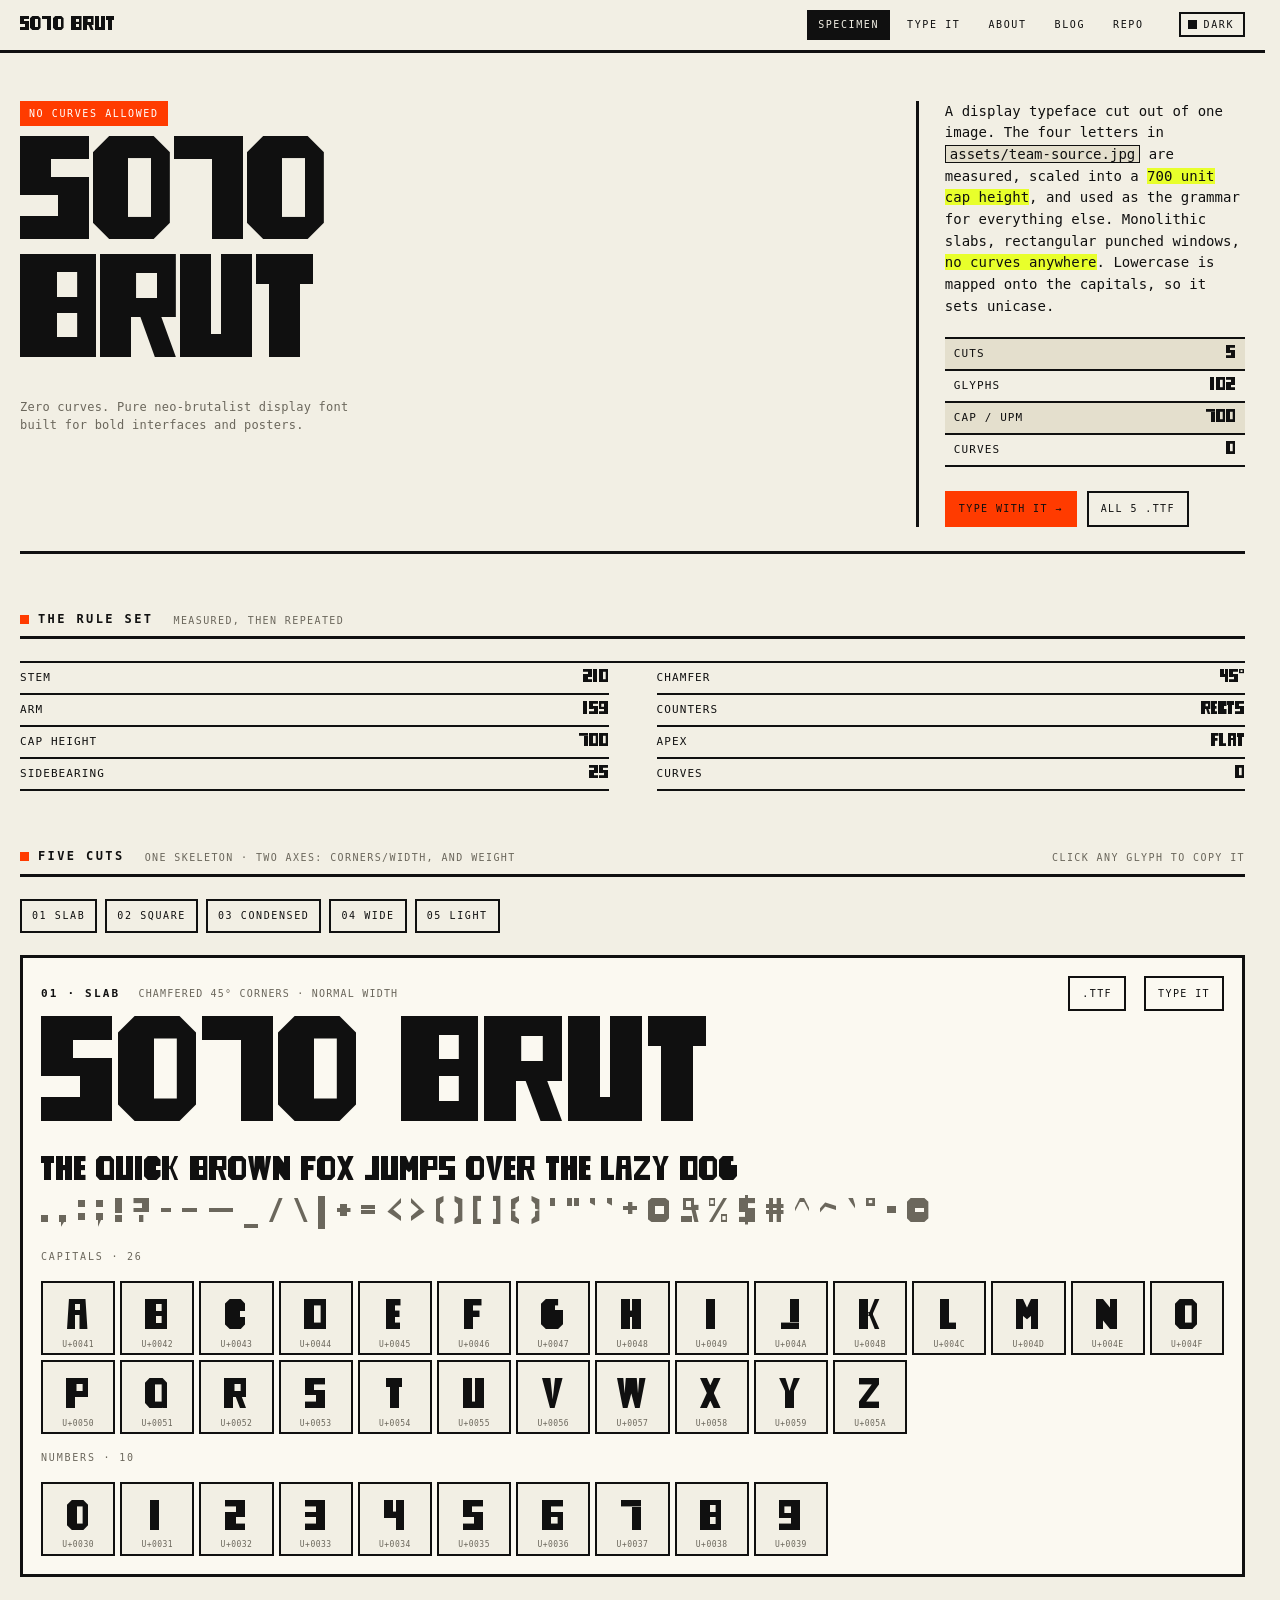
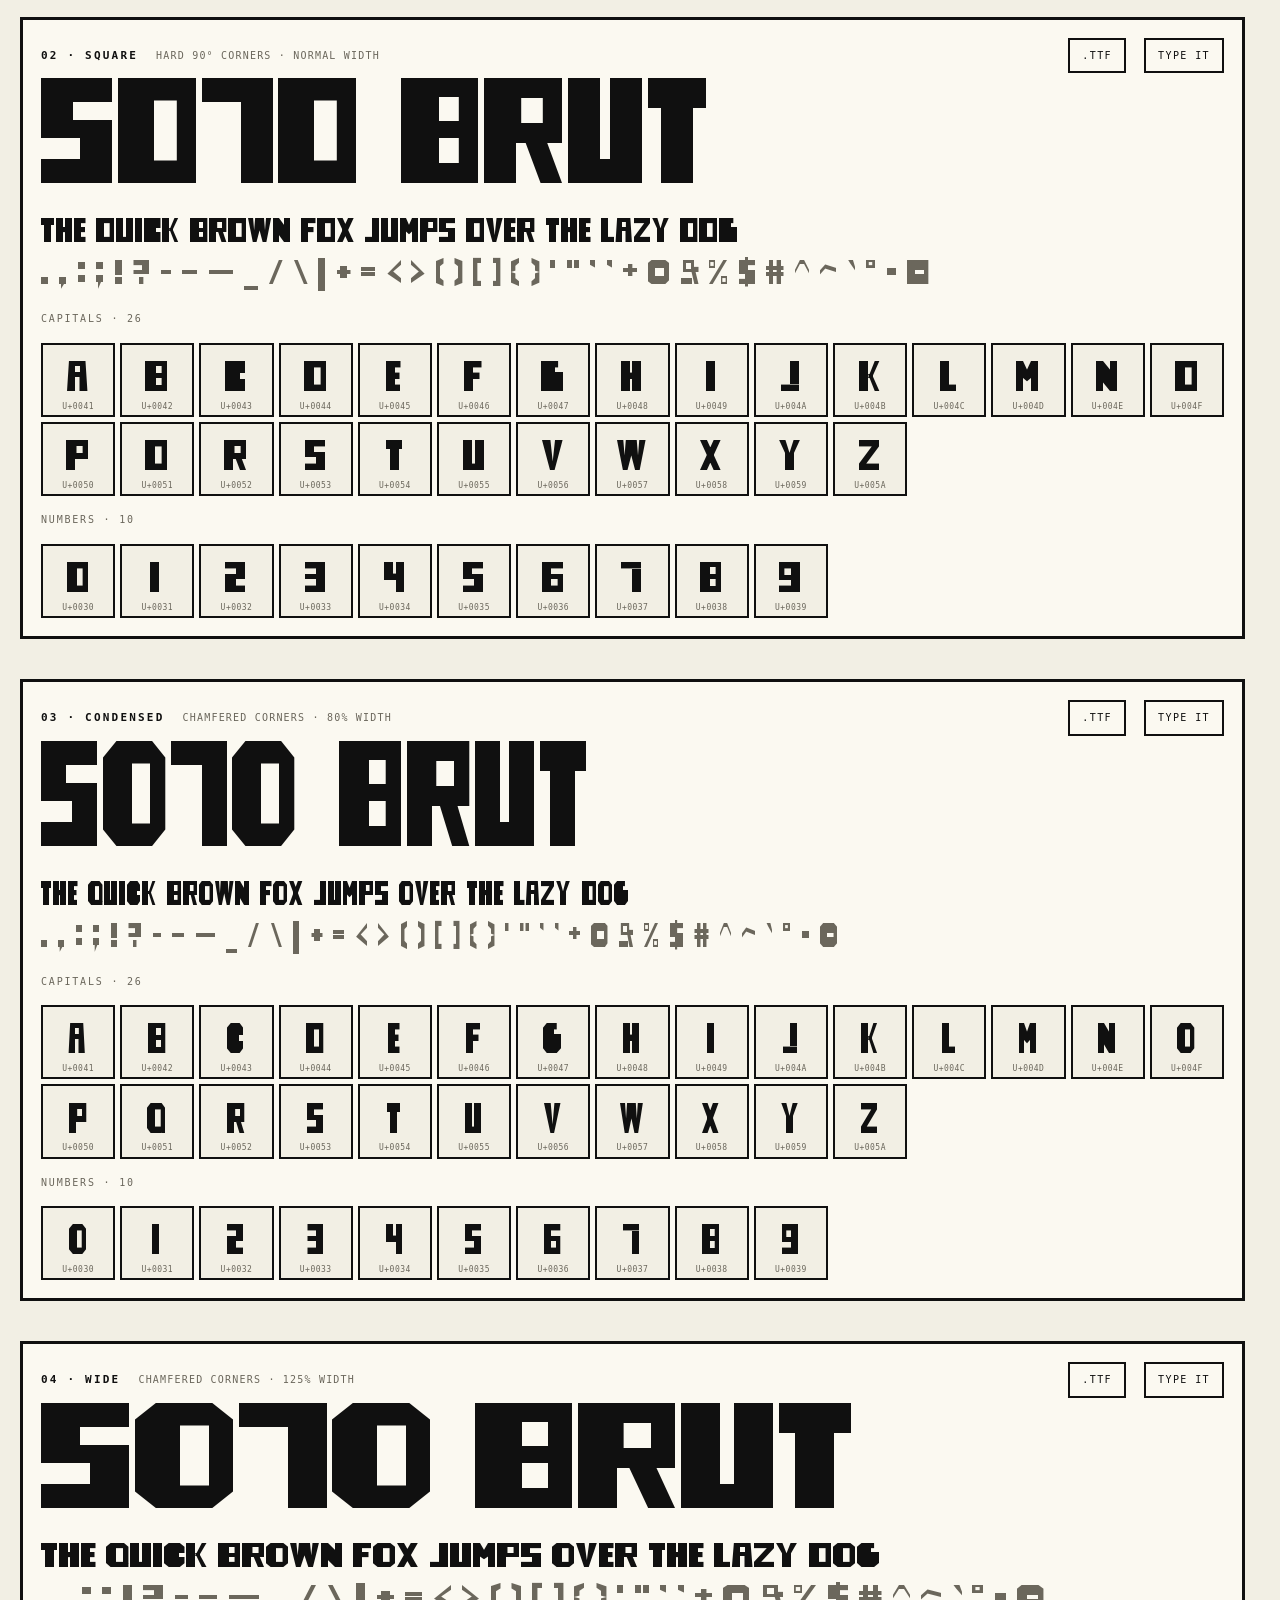
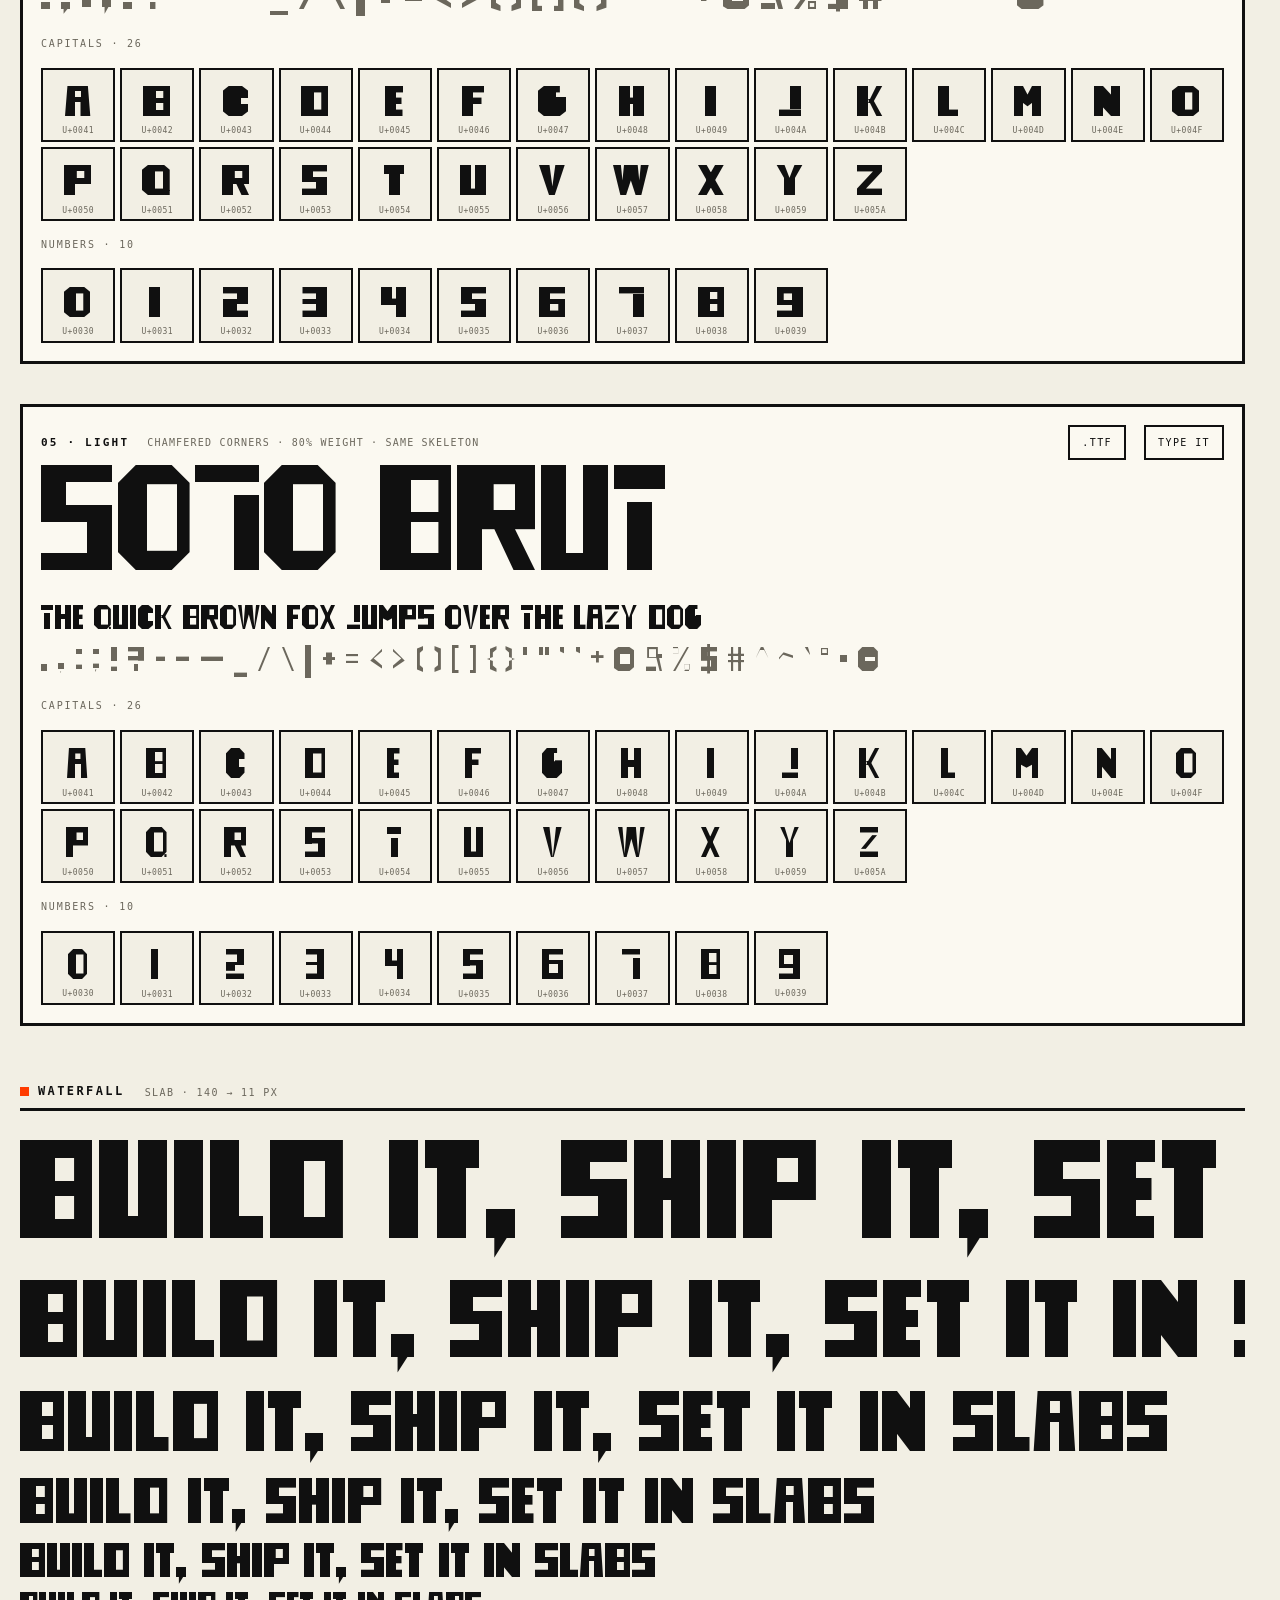
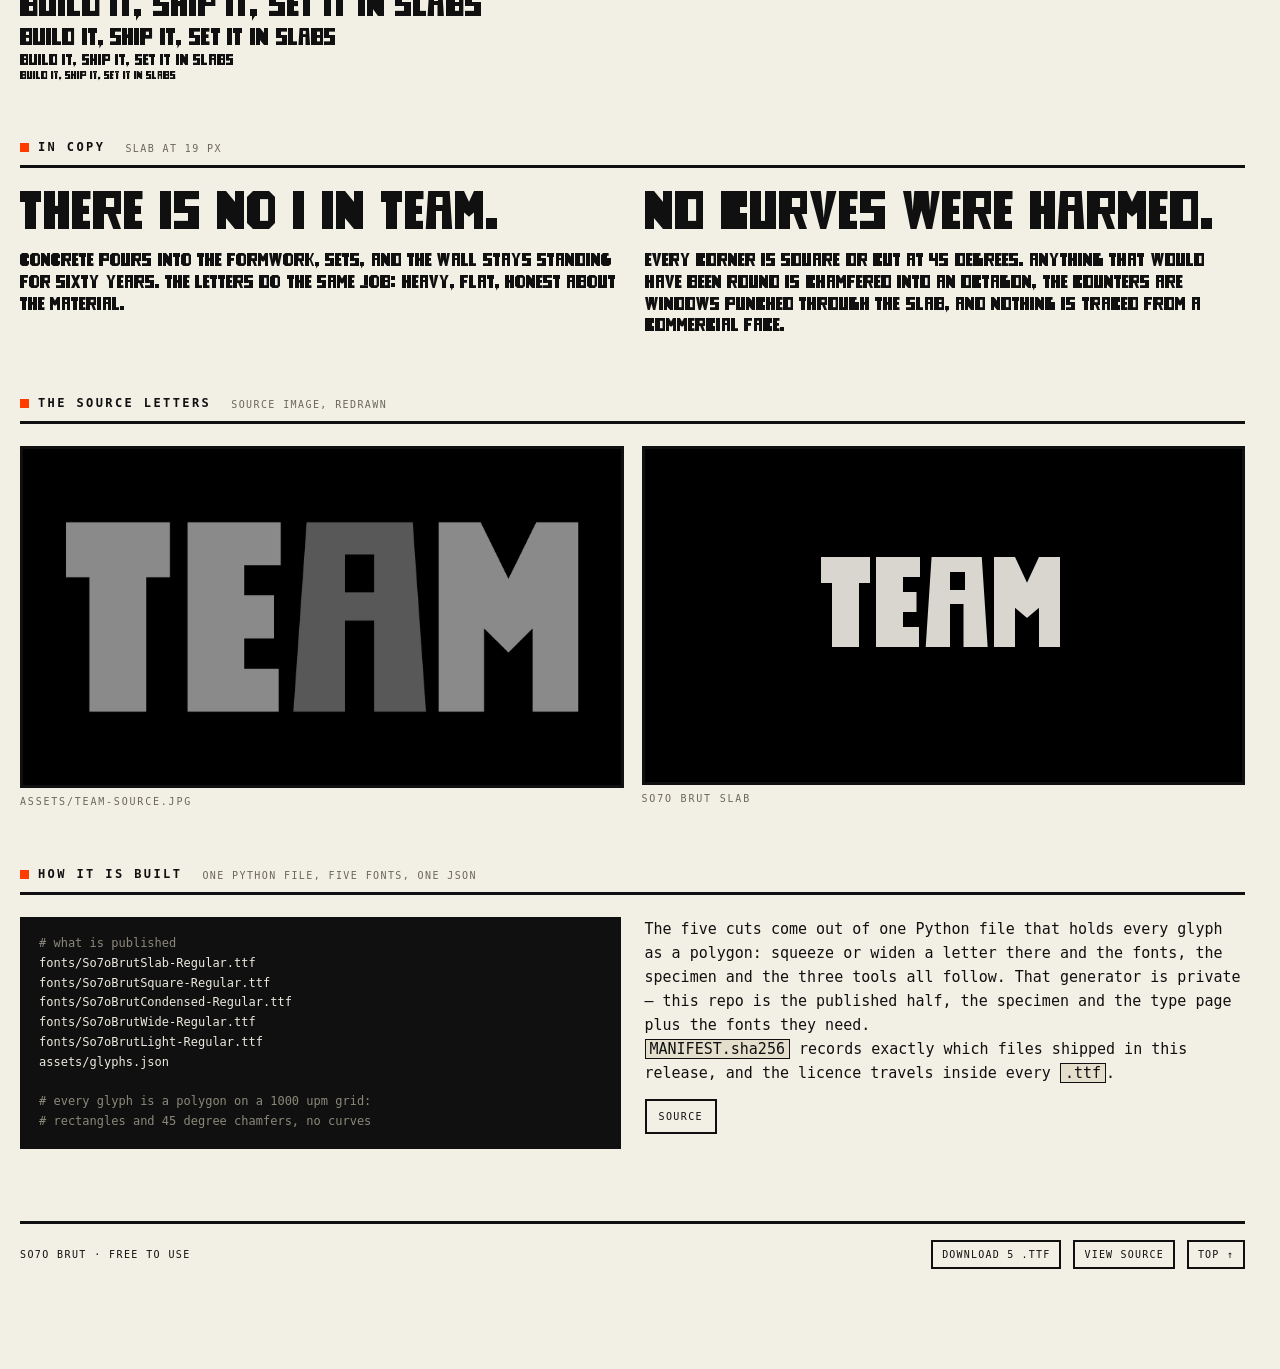
<file: index.html>
<!DOCTYPE html>
<html lang="en">
<head>
<meta charset="utf-8">
<meta name="viewport" content="width=device-width, initial-scale=1">
<title>SO7O BRUT — specimen</title>
<meta name="description" content="Zero curves. Pure neo-brutalist display font built for bold interfaces and posters. SO7O BRUT: a display typeface cut out of one image. Four widths and a light weight, monolithic slabs, punched windows, no curves. Skeletons measured from the TEAM wordmark.">
<link rel="stylesheet" href="assets/site.css">
</head>
<body>
<a id="top"></a>

<header class="bar">
  <a class="mark" href="index.html">SO7O BRUT</a>
  <nav>
    <a href="index.html" aria-current="page">Specimen</a>
    <a href="type.html">Type it</a>
    <a href="about.html">About</a>
    <a href="https://jan.so7o.dev">Blog</a>
    <a href="https://github.com/jan5o7o/so7o-brut">Repo</a>
  </nav>
  <button class="theme-toggle" type="button" data-theme-toggle aria-label="Switch to dark theme">
    <span class="sw" aria-hidden="true"></span><span class="t">Dark</span>
  </button>
</header>

<div class="wrap">

  <section class="hero" style="margin-top:0">
    <div>
      <span class="badge">no curves allowed</span>
      <h1>SO7O<br>BRUT</h1>
      <p class="tagline">Zero curves. Pure neo-brutalist display font built for bold
        interfaces and posters.</p>
    </div>
    <div>
      <p class="lede">
        A display typeface cut out of one image. The four letters in
        <code class="inline">assets/team-source.jpg</code> are measured, scaled
        into a <b>700 unit cap height</b>, and used as the grammar for everything
        else. Monolithic slabs, rectangular punched windows, <b>no curves
        anywhere</b>. Lowercase is mapped onto the capitals, so it sets unicase.
      </p>
      <ul class="facts zebra">
        <li><span>Cuts</span><b>5</b></li>
        <li><span>Glyphs</span><b>102</b></li>
        <li><span>Cap / upm</span><b>700</b></li>
        <li><span>Curves</span><b>0</b></li>
      </ul>
      <div class="cta">
        <a class="btn accent" href="type.html">Type with it →</a>
        <a class="btn" href="download/so7o-brut-fonts.zip" download>All 5 .ttf</a>
      </div>
    </div>
  </section>

  <section>
    <div class="sec-head">
      <h2>The rule set</h2>
      <span class="hint">measured, then repeated</span>
    </div>
    <ul class="facts facts-2">
      <li><span>Stem</span><b>210</b></li>
      <li><span>Arm</span><b>159</b></li>
      <li><span>Cap height</span><b>700</b></li>
      <li><span>Sidebearing</span><b>25</b></li>
      <li><span>Chamfer</span><b>45°</b></li>
      <li><span>Counters</span><b>rects</b></li>
      <li><span>Apex</span><b>flat</b></li>
      <li><span>Curves</span><b>0</b></li>
    </ul>
  </section>

  <section id="variants">
    <div class="sec-head">
      <h2>Five cuts</h2>
      <span class="hint">one skeleton · two axes: corners/width, and weight</span>
      <span class="spacer"></span>
      <span class="hint">click any glyph to copy it</span>
    </div>

    <nav class="cut-list" aria-label="The five cuts">
      <a href="#cut-slab">01 Slab</a>
      <a href="#cut-square">02 Square</a>
      <a href="#cut-condensed">03 Condensed</a>
      <a href="#cut-wide">04 Wide</a>
      <a href="#cut-light">05 Light</a>
    </nav>

    <article class="variant" id="cut-slab" data-variant="slab">
      <div class="vhead">
        <h3 class="vname">01 · Slab</h3>
        <span class="vnote">chamfered 45° corners · normal width</span>
        <span class="spacer"></span>
        <a class="btn" href="fonts/So7oBrutSlab-Regular.ttf" download>.ttf</a>
        <a class="btn" href="type.html?v=slab">Type it</a>
      </div>
      <div class="vhero f-slab">SO7O BRUT</div>
      <p class="vline f-slab">THE QUICK BROWN FOX JUMPS OVER THE LAZY DOG</p>
      <p class="vline dim f-slab" data-punct="slab"></p>
      <div class="label" style="margin-top:16px">Capitals · 26</div>
      <div class="grid f-slab" data-grid="upper"></div>
      <div class="label" style="margin-top:16px">Numbers · 10</div>
      <div class="grid f-slab" data-grid="digits"></div>
    </article>

    <article class="variant" id="cut-square" data-variant="square">
      <div class="vhead">
        <h3 class="vname">02 · Square</h3>
        <span class="vnote">hard 90° corners · normal width</span>
        <span class="spacer"></span>
        <a class="btn" href="fonts/So7oBrutSquare-Regular.ttf" download>.ttf</a>
        <a class="btn" href="type.html?v=square">Type it</a>
      </div>
      <div class="vhero f-square">SO7O BRUT</div>
      <p class="vline f-square">THE QUICK BROWN FOX JUMPS OVER THE LAZY DOG</p>
      <p class="vline dim f-square" data-punct="square"></p>
      <div class="label" style="margin-top:16px">Capitals · 26</div>
      <div class="grid f-square" data-grid="upper"></div>
      <div class="label" style="margin-top:16px">Numbers · 10</div>
      <div class="grid f-square" data-grid="digits"></div>
    </article>

    <article class="variant" id="cut-condensed" data-variant="condensed">
      <div class="vhead">
        <h3 class="vname">03 · Condensed</h3>
        <span class="vnote">chamfered corners · 80% width</span>
        <span class="spacer"></span>
        <a class="btn" href="fonts/So7oBrutCondensed-Regular.ttf" download>.ttf</a>
        <a class="btn" href="type.html?v=condensed">Type it</a>
      </div>
      <div class="vhero f-condensed">SO7O BRUT</div>
      <p class="vline f-condensed">THE QUICK BROWN FOX JUMPS OVER THE LAZY DOG</p>
      <p class="vline dim f-condensed" data-punct="condensed"></p>
      <div class="label" style="margin-top:16px">Capitals · 26</div>
      <div class="grid f-condensed" data-grid="upper"></div>
      <div class="label" style="margin-top:16px">Numbers · 10</div>
      <div class="grid f-condensed" data-grid="digits"></div>
    </article>

    <article class="variant" id="cut-wide" data-variant="wide">
      <div class="vhead">
        <h3 class="vname">04 · Wide</h3>
        <span class="vnote">chamfered corners · 125% width</span>
        <span class="spacer"></span>
        <a class="btn" href="fonts/So7oBrutWide-Regular.ttf" download>.ttf</a>
        <a class="btn" href="type.html?v=wide">Type it</a>
      </div>
      <div class="vhero f-wide">SO7O BRUT</div>
      <p class="vline f-wide">THE QUICK BROWN FOX JUMPS OVER THE LAZY DOG</p>
      <p class="vline dim f-wide" data-punct="wide"></p>
      <div class="label" style="margin-top:16px">Capitals · 26</div>
      <div class="grid f-wide" data-grid="upper"></div>
      <div class="label" style="margin-top:16px">Numbers · 10</div>
      <div class="grid f-wide" data-grid="digits"></div>
    </article>

    <article class="variant" id="cut-light" data-variant="light">
      <div class="vhead">
        <h3 class="vname">05 · Light</h3>
        <span class="vnote">chamfered corners · 80% weight · same skeleton</span>
        <span class="spacer"></span>
        <a class="btn" href="fonts/So7oBrutLight-Regular.ttf" download>.ttf</a>
        <a class="btn" href="type.html?v=light">Type it</a>
      </div>
      <div class="vhero f-light">SO7O BRUT</div>
      <p class="vline f-light">THE QUICK BROWN FOX JUMPS OVER THE LAZY DOG</p>
      <p class="vline dim f-light" data-punct="light"></p>
      <div class="label" style="margin-top:16px">Capitals · 26</div>
      <div class="grid f-light" data-grid="upper"></div>
      <div class="label" style="margin-top:16px">Numbers · 10</div>
      <div class="grid f-light" data-grid="digits"></div>
    </article>
  </section>

  <section>
    <div class="sec-head">
      <h2>Waterfall</h2>
      <span class="hint">Slab · 140 → 11 px</span>
    </div>
    <div class="waterfall f-slab" id="waterfall"></div>
  </section>

  <section>
    <div class="sec-head">
      <h2>In copy</h2>
      <span class="hint">Slab at 19 px</span>
    </div>
    <div class="copy">
      <p class="f-slab">
        <span class="big">THERE IS NO I IN TEAM.</span>
        Concrete pours into the formwork, sets, and the wall stays standing for
        sixty years. The letters do the same job: heavy, flat, honest about the
        material.
      </p>
      <p class="f-square">
        <span class="big">NO CURVES WERE HARMED.</span>
        Every corner is square or cut at 45 degrees. Anything that would have
        been round is chamfered into an octagon, the counters are windows
        punched through the slab, and nothing is traced from a commercial face.
      </p>
    </div>
  </section>

  <section>
    <div class="sec-head">
      <h2>The source letters</h2>
      <span class="hint">source image, redrawn</span>
    </div>
    <div class="compare">
      <figure>
        <img src="assets/team-source.jpg" alt="Original image: TEAM in heavy grey capitals on black">
        <figcaption class="label">assets/team-source.jpg</figcaption>
      </figure>
      <figure>
        <div class="render f-slab" aria-label="TEAM set in So7o Brut Slab">TEAM</div>
        <figcaption class="label">So7o Brut Slab</figcaption>
      </figure>
    </div>
  </section>

  <section>
    <div class="sec-head">
      <h2>How it is built</h2>
      <span class="hint">one python file, five fonts, one json</span>
    </div>
    <div class="copy">
        <div>
          <pre><span class="c"># what is published</span>
fonts/So7oBrutSlab-Regular.ttf
fonts/So7oBrutSquare-Regular.ttf
fonts/So7oBrutCondensed-Regular.ttf
fonts/So7oBrutWide-Regular.ttf
fonts/So7oBrutLight-Regular.ttf
assets/glyphs.json

<span class="c"># every glyph is a polygon on a 1000 upm grid:</span>
<span class="c"># rectangles and 45 degree chamfers, no curves</span></pre>
        </div>
        <div>
          <p style="font-size:15px;line-height:1.6">
            The five cuts come out of one Python file that holds every glyph as a
            polygon: squeeze or widen a letter there and the fonts, the specimen
            and the three tools all follow. That generator is private — this repo
            is the published half, the specimen and the type page plus the fonts
            they need.
          </p>
          <p style="font-size:15px;line-height:1.6">
            <code class="inline">MANIFEST.sha256</code> records exactly which files
            shipped in this release, and the licence travels inside every
            <code class="inline">.ttf</code>.
          </p>
          <div class="cta" style="margin-top:14px">
            <a class="btn" href="https://github.com/jan5o7o/so7o-brut">Source</a>
          </div>
        </div>
      </div>
    </section>

  <footer class="foot">
    <span class="foot-label">SO7O BRUT · free to use</span>
    <span class="spacer"></span>
    <a class="foot-btn" href="download/so7o-brut-fonts.zip" download>Download 5 .ttf</a>
    <a class="foot-btn" href="https://github.com/jan5o7o/so7o-brut">View source</a>
    <a class="foot-btn" href="#top">Top ↑</a>
  </footer>

</div>

<script src="assets/app.js"></script>
<script>
  const water = document.getElementById('waterfall');
  const W_SIZES = [140, 110, 86, 64, 48, 34, 24, 16, 11];
  const W_SAMPLE = 'BUILD IT, SHIP IT, SET IT IN SLABS';
  for (const size of W_SIZES) {
    const p = document.createElement('p');
    p.style.fontSize = size + 'px';
    p.textContent = W_SAMPLE;
    water.append(p);
  }

  // Grids: capitals and numbers, one row per cut. The character set comes from
  // the font itself, so adding a glyph in build.py adds a cell here.
  SB.loadData().then(data => {
    for (const block of document.querySelectorAll('[data-variant]')) {
      const v = SB.pickVariant(data, block.dataset.variant);
      const have = new Set(Object.keys(v.cmap));
      const upper = SB.UPPER.filter(c => have.has(c));
      const digits = SB.DIGITS.filter(c => have.has(c));
      const punct = SB.PUNCT.filter(c => have.has(c));

      for (const grid of block.querySelectorAll('[data-grid]')) {
        const chars = grid.dataset.grid === 'digits' ? digits : upper;
        SB.buildGrid(grid, '', chars);
      }
      const row = block.querySelector('[data-punct]');
      if (row) row.textContent = punct.join(' ');
    }
  }).catch(err => {
    console.error(err);
    SB.toast('glyph data missing — run build.py');
  });
</script>
</body>
</html>
</file>
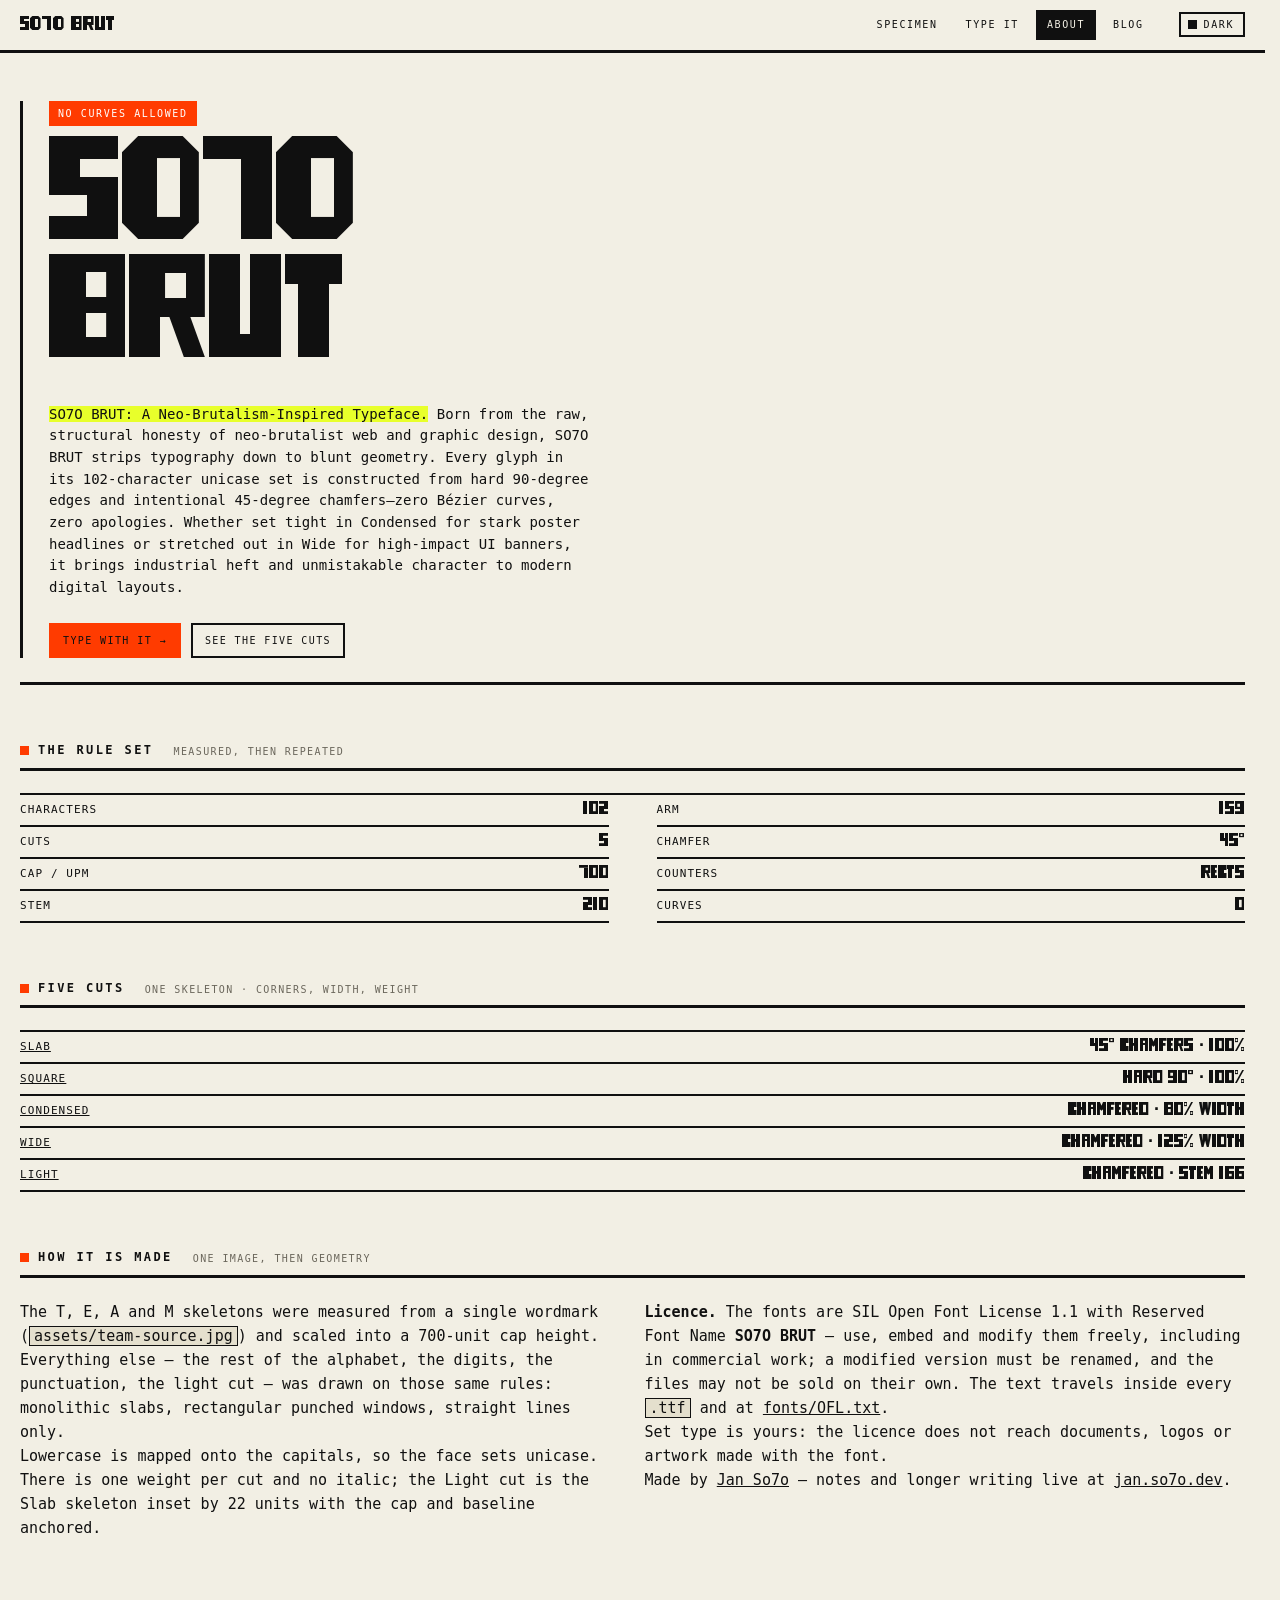
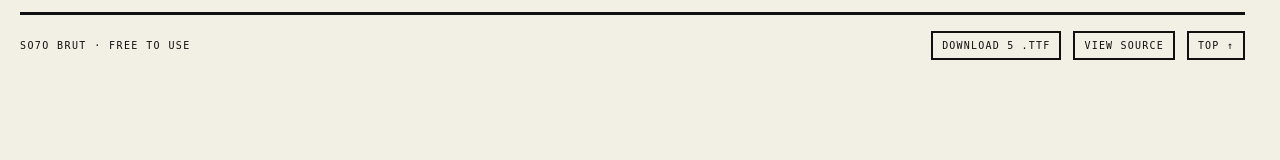
<file: about.html>
<!DOCTYPE html>
<html lang="en">
<head>
<meta charset="utf-8">
<meta name="viewport" content="width=device-width, initial-scale=1">
<title>SO7O BRUT — about</title>
<meta name="description" content="SO7O BRUT: A neo-brutalism-inspired unicase display typeface engineered without a single curve. Comes in five cuts — Wide, Slab, Square, Condensed and Light.">
<link rel="stylesheet" href="assets/site.css">
</head>
<body>
<a id="top"></a>

<header class="bar">
  <a class="mark" href="index.html">SO7O BRUT</a>
  <nav>
    <a href="index.html">Specimen</a>
    <a href="type.html">Type it</a>
    <a href="about.html" aria-current="page">About</a>
    <a href="https://jan.so7o.dev">Blog</a>
  </nav>
  <button class="theme-toggle" type="button" data-theme-toggle aria-label="Switch to dark theme">
    <span class="sw" aria-hidden="true"></span><span class="t">Dark</span>
  </button>
</header>

<div class="wrap">

  <section class="hero" style="margin-top:0; grid-template-columns: minmax(0,1fr)">
    <div>
      <span class="badge">no curves allowed</span>
      <h1>SO7O<br>BRUT</h1>
      <p class="lede" style="max-width:64ch; margin-top:24px">
        <b>SO7O BRUT: A Neo-Brutalism-Inspired Typeface.</b> Born from the raw,
        structural honesty of neo-brutalist web and graphic design, SO7O BRUT
        strips typography down to blunt geometry. Every glyph in its 102-character
        unicase set is constructed from hard 90-degree edges and intentional
        45-degree chamfers—zero Bézier curves, zero apologies. Whether set tight
        in Condensed for stark poster headlines or stretched out in Wide for
        high-impact UI banners, it brings industrial heft and unmistakable
        character to modern digital layouts.
      </p>
      <div class="cta" style="margin-top:24px">
        <a class="btn accent" href="type.html">Type with it →</a>
        <a class="btn" href="index.html#variants">See the five cuts</a>
      </div>
    </div>
  </section>

  <section>
    <div class="sec-head">
      <h2>The rule set</h2>
      <span class="hint">measured, then repeated</span>
    </div>
    <ul class="facts facts-2">
      <li><span>Characters</span><b>102</b></li>
      <li><span>Cuts</span><b>5</b></li>
      <li><span>Cap / upm</span><b>700</b></li>
      <li><span>Stem</span><b>210</b></li>
      <li><span>Arm</span><b>159</b></li>
      <li><span>Chamfer</span><b>45°</b></li>
      <li><span>Counters</span><b>rects</b></li>
      <li><span>Curves</span><b>0</b></li>
    </ul>
  </section>

  <section>
    <div class="sec-head">
      <h2>Five cuts</h2>
      <span class="hint">one skeleton · corners, width, weight</span>
    </div>
    <ul class="facts">
      <li><span><a href="index.html#cut-slab">Slab</a></span><b>45° chamfers · 100%</b></li>
      <li><span><a href="index.html#cut-square">Square</a></span><b>hard 90° · 100%</b></li>
      <li><span><a href="index.html#cut-condensed">Condensed</a></span><b>chamfered · 80% width</b></li>
      <li><span><a href="index.html#cut-wide">Wide</a></span><b>chamfered · 125% width</b></li>
      <li><span><a href="index.html#cut-light">Light</a></span><b>chamfered · stem 166</b></li>
    </ul>
  </section>

  <section>
    <div class="sec-head">
      <h2>How it is made</h2>
      <span class="hint">one image, then geometry</span>
    </div>
    <div class="copy">
      <div>
        <p style="font-size:15px;line-height:1.6">
          The T, E, A and M skeletons were measured from a single wordmark
          (<code class="inline">assets/team-source.jpg</code>) and scaled into a
          700-unit cap height. Everything else — the rest of the alphabet, the
          digits, the punctuation, the light cut — was drawn on those same rules:
          monolithic slabs, rectangular punched windows, straight lines only.
        </p>
        <p style="font-size:15px;line-height:1.6">
          Lowercase is mapped onto the capitals, so the face sets unicase. There is
          one weight per cut and no italic; the Light cut is the Slab skeleton inset
          by 22 units with the cap and baseline anchored.
        </p>
      </div>
      <div>
        <p style="font-size:15px;line-height:1.6">
          <b>Licence.</b> The fonts are SIL Open Font License 1.1 with Reserved Font
          Name <b>SO7O BRUT</b> — use, embed and modify them freely, including in
          commercial work; a modified version must be renamed, and the files may not
          be sold on their own. The text travels inside every
          <code class="inline">.ttf</code> and at
          <a href="fonts/OFL.txt">fonts/OFL.txt</a>.
        </p>
        <p style="font-size:15px;line-height:1.6">
          Set type is yours: the licence does not reach documents, logos or artwork
          made with the font.
        </p>
        <p style="font-size:15px;line-height:1.6">
          Made by <a href="https://jan.so7o.dev">Jan So7o</a> — notes and longer
          writing live at <a href="https://jan.so7o.dev">jan.so7o.dev</a>.
        </p>
      </div>
    </div>
  </section>

  <footer class="foot">
    <span class="foot-label">SO7O BRUT · free to use</span>
    <span class="spacer"></span>
    <a class="foot-btn" href="download/so7o-brut-fonts.zip" download>Download 5 .ttf</a>
    <a class="foot-btn" href="https://github.com/jan5o7o/so7o-brut">View source</a>
    <a class="foot-btn" href="#top">Top ↑</a>
  </footer>

</div>

<script src="assets/app.js"></script>
</body>
</html>
</file>
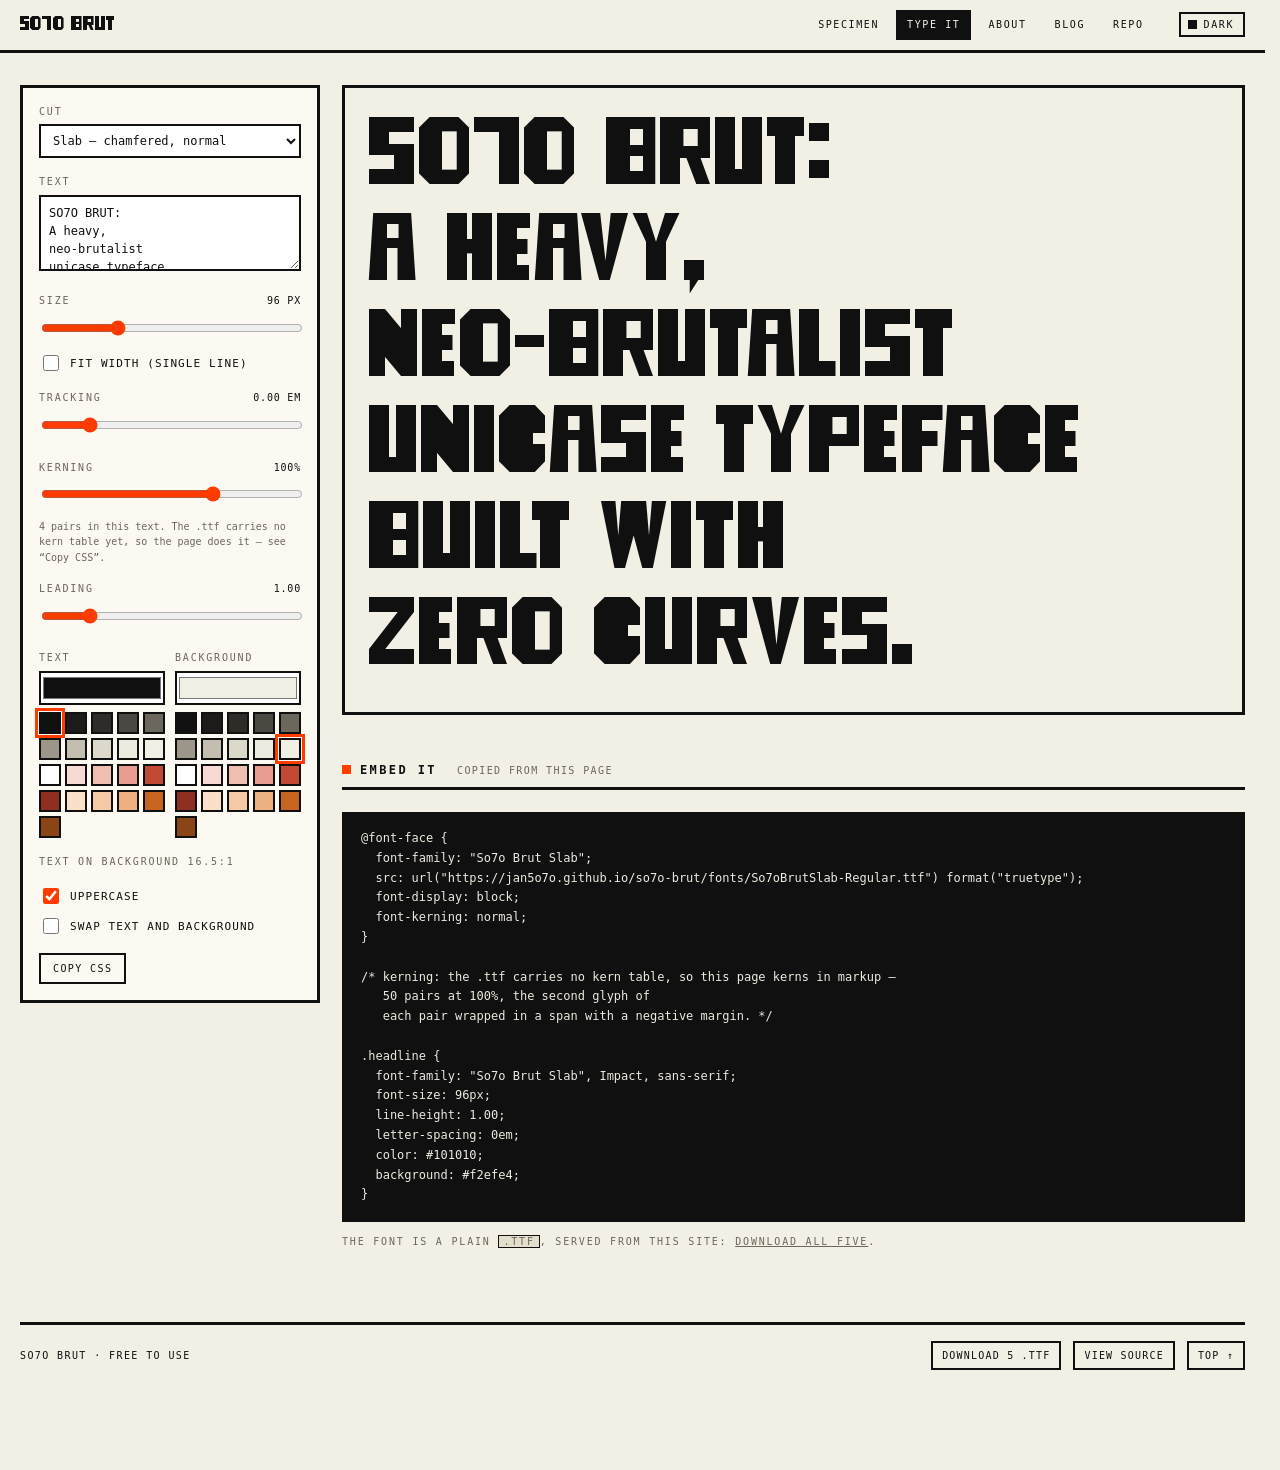
<file: type.html>
<!DOCTYPE html>
<html lang="en">
<head>
<meta charset="utf-8">
<meta name="viewport" content="width=device-width, initial-scale=1">
<title>SO7O BRUT — type it</title>
<meta name="description" content="Type anything and see it set in SO7O BRUT. Four cuts, live size, tracking and leading.">
<link rel="stylesheet" href="assets/site.css">
</head>
<body>
<a id="top"></a>

<header class="bar">
  <a class="mark" href="index.html">SO7O BRUT</a>
  <nav>
    <a href="index.html">Specimen</a>
    <a href="type.html" aria-current="page">Type it</a>
    <a href="about.html">About</a>
    <a href="https://jan.so7o.dev">Blog</a>
    <a href="https://github.com/jan5o7o/so7o-brut">Repo</a>
  </nav>
  <button class="theme-toggle" type="button" data-theme-toggle aria-label="Switch to dark theme">
    <span class="sw" aria-hidden="true"></span><span class="t">Dark</span>
  </button>
</header>

<div class="wrap">

  <section class="editor" style="margin-top:32px">

    <form class="controls" id="controls" autocomplete="off">
      <div class="field">
        <label class="label" for="cut">Cut</label>
        <select id="cut">
          <option value="slab">Slab — chamfered, normal</option>
          <option value="square">Square — hard corners, normal</option>
          <option value="condensed">Condensed — chamfered, 80%</option>
          <option value="wide">Wide — chamfered, 125%</option>
          <option value="light">Light — chamfered, 80% weight</option>
        </select>
      </div>

      <div class="field">
        <label class="label" for="text">Text</label>
        <textarea id="text" spellcheck="false">SO7O BRUT:
A heavy,
neo-brutalist
unicase typeface
built with
zero curves.</textarea>
      </div>

      <div class="field">
        <label class="label" for="size">Size <span class="val" id="sizeVal">96 px</span></label>
        <input id="size" type="range" min="8" max="320" step="1" value="96">
        <label class="check" style="margin-top:6px">
          <input id="fit" type="checkbox"> Fit width (single line)
        </label>
      </div>

      <div class="field">
        <label class="label" for="track">Tracking <span class="val" id="trackVal">0 em</span></label>
        <input id="track" type="range" min="-8" max="40" step="1" value="0">
      </div>

      <div class="field">
        <label class="label" for="kern">Kerning <span class="val" id="kernVal">100%</span></label>
        <input id="kern" type="range" min="0" max="150" step="5" value="100">
        <p class="label" style="margin:6px 0 0;text-transform:none;letter-spacing:0">
          <span id="kernPairs">0</span> pairs in this text. The .ttf carries no
          kern table yet, so the page does it — see “Copy CSS”.
        </p>
      </div>

      <div class="field">
        <label class="label" for="lead">Leading <span class="val" id="leadVal">1.00</span></label>
        <input id="lead" type="range" min="80" max="200" step="2" value="100">
      </div>

      <div class="row2">
        <div class="field">
          <label class="label" for="ink">Text</label>
          <input id="ink" type="color" value="#101010">
          <div class="chips" id="inkChips" role="group" aria-label="Palette for the text colour"></div>
        </div>
        <div class="field">
          <label class="label" for="bg">Background</label>
          <input id="bg" type="color" value="#f2efe4">
          <div class="chips" id="bgChips" role="group" aria-label="Palette for the background colour"></div>
        </div>
      </div>
      <p class="label" id="contrast" style="margin:0 0 16px">text on background</p>

      <div class="field">
        <label class="check"><input id="uc" type="checkbox" checked> Uppercase</label>
        <label class="check" style="margin-top:8px"><input id="dark" type="checkbox"> Swap text and background</label>
      </div>

      <div class="cta">
        <button class="btn" type="button" id="copyCss">Copy CSS</button>
      </div>
    </form>

    <div>
      <div class="stage" id="stage">
        <div class="preview" id="preview"></div>
      </div>
      <div class="warn" id="warn" hidden></div>

      <div class="out">
        <div class="sec-head" style="margin:24px 0 10px">
          <h2>Embed it</h2>
          <span class="hint">copied from this page</span>
        </div>
        <pre id="css"></pre>
        <p class="label" style="margin:0">
          The font is a plain <code class="inline">.ttf</code>, served from this site:
          <a href="download/so7o-brut-fonts.zip" download>download all five</a>.
        </p>
      </div>
    </div>

  </section>

  <footer class="foot">
    <span class="foot-label">SO7O BRUT · free to use</span>
    <span class="spacer"></span>
    <a class="foot-btn" href="download/so7o-brut-fonts.zip" download>Download 5 .ttf</a>
    <a class="foot-btn" href="https://github.com/jan5o7o/so7o-brut">View source</a>
    <a class="foot-btn" href="#top">Top ↑</a>
  </footer>

</div>

<script src="assets/app.js"></script>
<script>
(function () {
  'use strict';

  const FILES = {
    slab: 'So7oBrutSlab-Regular.ttf',
    square: 'So7oBrutSquare-Regular.ttf',
    condensed: 'So7oBrutCondensed-Regular.ttf',
    wide: 'So7oBrutWide-Regular.ttf',
    light: 'So7oBrutLight-Regular.ttf'
  };
  const LABEL = { slab: 'Slab', square: 'Square', condensed: 'Condensed', wide: 'Wide',
                  light: 'Light' };

  // Kerning lives in assets/app.js (SB.KERN, one copy for this page and the SVG
  // maker). The .ttf carries no kern table, so this page applies it in markup.

  const el = {
    cut: document.getElementById('cut'),
    text: document.getElementById('text'),
    size: document.getElementById('size'),
    sizeVal: document.getElementById('sizeVal'),
    fit: document.getElementById('fit'),
    track: document.getElementById('track'),
    trackVal: document.getElementById('trackVal'),
    kern: document.getElementById('kern'),
    kernVal: document.getElementById('kernVal'),
    kernPairs: document.getElementById('kernPairs'),
    lead: document.getElementById('lead'),
    leadVal: document.getElementById('leadVal'),
    uc: document.getElementById('uc'),
    ink: document.getElementById('ink'),
    contrast: document.getElementById('contrast'),
    bg: document.getElementById('bg'),
    dark: document.getElementById('dark'),
    stage: document.getElementById('stage'),
    preview: document.getElementById('preview'),
    warn: document.getElementById('warn'),
    css: document.getElementById('css'),
    copyCss: document.getElementById('copyCss')
  };

  const state = {
    cut: SB.qs('v', 'slab'),
    text: SB.qs('t', el.text.value),
    size: 96
  };
  if (!LABEL[state.cut]) state.cut = 'slab';
  el.cut.value = state.cut;
  el.text.value = state.text;
  el.kern.value = SB.qs('k', el.kern.value);
  // On a phone the default 96 px runs off the stage, so start fitted.
  if (innerWidth < 760) el.fit.checked = true;

  // The text colours start as the page's own, then belong to the two pickers:
  // the stage is independent of the site background from then on.
  function hex(color) {
    const m = color.match(/rgba?\((\d+), ?(\d+), ?(\d+)/);
    return m ? '#' + [1, 2, 3].map(i => (+m[i]).toString(16).padStart(2, '0')).join('') : '#101010';
  }
  // app.js applies the stored theme on DOMContentLoaded; read it a beat earlier so
  // the colours below are the theme's own, not the light defaults.
  try {
    const stored = localStorage.getItem('sb-theme');
    if (stored === 'dark' || stored === 'light') {
      document.documentElement.dataset.theme = stored;
    }
  } catch (e) { /* private mode */ }
  const inkChips = SB.buildChips(document.getElementById('inkChips'), el.ink);
  const bgChips = SB.buildChips(document.getElementById('bgChips'), el.bg);
  el.ink.value = hex(getComputedStyle(document.body).color);
  el.bg.value = hex(getComputedStyle(document.body).backgroundColor);
  const qs0 = new URLSearchParams(location.search);
  if (/^#[0-9a-f]{6}$/i.test(qs0.get('ink') || '')) el.ink.value = qs0.get('ink');
  if (/^#[0-9a-f]{6}$/i.test(qs0.get('bg') || '')) el.bg.value = qs0.get('bg');

  let data = null;
  const measure = document.createElement('canvas').getContext('2d');

  // release.py pins this to the published host in the public build, so a copied
  // snippet points at the font wherever it is actually served from
  const FONT_BASE = 'https://jan5o7o.github.io/so7o-brut/';

  function baseUrl() {
    return FONT_BASE || location.origin + location.pathname.replace(/[^/]*$/, '');
  }

  function currentFont() {
    return 'So7o Brut ' + LABEL[state.cut];
  }

  function shown() {
    return el.uc.checked ? el.text.value.toUpperCase() : el.text.value;
  }

  function missingChars(text) {
    if (!data) return [];
    const v = SB.pickVariant(data, state.cut);
    const have = new Set(Object.keys(v.cmap));
    const out = [];
    for (const ch of text) {
      if (ch === '\n' || ch === ' ') continue;
      if (!have.has(ch) && !out.includes(ch)) out.push(ch);
    }
    return out;
  }

  function kernStrength() {
    return Number(el.kern.value) / 100;
  }

  // How much air this pair gives back, in em (negative = tighter).
  function kernValue(left, right) {
    return SB.kern(left, right, kernStrength());
  }

  function kernPairsIn(text) {
    let n = 0;
    for (const line of text.split('\n')) {
      for (let i = 1; i < line.length; i++) {
        if (kernValue(line[i - 1], line[i])) n++;
      }
    }
    return n;
  }

  function kernEm(line) {
    let em = 0;
    for (let i = 1; i < line.length; i++) em += kernValue(line[i - 1], line[i]);
    return em;
  }

  // Text into spans: only the second glyph of a kerned pair is wrapped, so the
  // markup stays cheap and the copied text stays whole.
  function kernedFragment(text) {
    const frag = document.createDocumentFragment();
    text.split('\n').forEach((line, li) => {
      if (li) frag.append('\n');
      for (let i = 0; i < line.length; i++) {
        const v = i ? kernValue(line[i - 1], line[i]) : 0;
        if (!v) {
          frag.append(line[i]);
          continue;
        }
        const span = document.createElement('span');
        span.style.marginLeft = v.toFixed(4) + 'em';
        span.textContent = line[i];
        frag.append(span);
      }
    });
    return frag;
  }

  function fitSize(text) {
    if (!el.fit.checked) return state.size;
    measure.font = state.size + 'px "' + currentFont() + '"';
    let widest = 1;
    for (const line of text.split('\n')) {
      const w = measure.measureText(line || ' ').width + kernEm(line) * state.size;
      widest = Math.max(widest, w);
    }
    const avail = Math.max(40, el.stage.clientWidth - 48);
    return SB.clamp(state.size * avail / widest, 6, 320);
  }

  function render() {
    // the select is the source of truth for the cut: state.cut only seeds it, so
    // a stale state.cut would keep the preview on the first cut forever
    if (LABEL[el.cut.value]) state.cut = el.cut.value;
    const text = shown();
    const size = fitSize(text) || state.size;

    el.sizeVal.textContent = Math.round(size) + ' px';
    el.trackVal.textContent = (Number(el.track.value) / 100).toFixed(2) + ' em';
    el.kernVal.textContent = el.kern.value + '%';
    el.kernPairs.textContent = kernPairsIn(text);
    el.leadVal.textContent = (Number(el.lead.value) / 100).toFixed(2);

    el.preview.style.fontFamily = '"' + currentFont() + '", Impact, sans-serif';
    el.preview.style.fontSize = size + 'px';
    el.preview.style.letterSpacing = (Number(el.track.value) / 100) + 'em';
    el.preview.style.lineHeight = (Number(el.lead.value) / 100);
    el.preview.textContent = '';
    el.preview.append(kernedFragment(text));

    const ink = el.dark.checked ? el.bg.value : el.ink.value;
    const ground = el.dark.checked ? el.ink.value : el.bg.value;
    el.stage.style.background = ground;
    el.stage.style.color = ink;
    el.preview.style.color = ink;
    SB.markChips(inkChips, el.ink.value);
    SB.markChips(bgChips, el.bg.value);
    const cr = SB.contrast(ink, ground);
    el.contrast.textContent = 'text on background ' + cr.toFixed(1) + ':1' +
      (cr < 3 ? ' — too low to read' : cr < 4.5 ? ' — large text only' : '');
    el.contrast.style.color = cr < 4.5 ? 'var(--accent)' : '';

    const miss = missingChars(text);
    el.warn.hidden = !miss.length;
    if (miss.length) {
      el.warn.innerHTML = '<b>Not in the font:</b> ' +
        miss.map(c => c + ' (' + SB.hex(c) + ')').join(', ') +
        ' — those slots fall back to nothing in the SVG maker.';
    }

    el.css.textContent =
      '@font-face {\n' +
      '  font-family: "So7o Brut ' + LABEL[state.cut] + '";\n' +
      '  src: url("' + baseUrl() + 'fonts/' + FILES[state.cut] + '") format("truetype");\n' +
      '  font-display: block;\n' +
      '  font-kerning: normal;\n' +
      '}\n\n' +
      '/* kerning: the .ttf carries no kern table, so this page kerns in markup —\n' +
      '   ' + Object.keys(SB.KERN).length + ' pairs at ' + el.kern.value + '%, the second glyph of\n' +
      '   each pair wrapped in a span with a negative margin. */\n\n' +
      '.headline {\n' +
      '  font-family: "So7o Brut ' + LABEL[state.cut] + '", Impact, sans-serif;\n' +
      '  font-size: ' + Math.round(size) + 'px;\n' +
      '  line-height: ' + (Number(el.lead.value) / 100).toFixed(2) + ';\n' +
      '  letter-spacing: ' + (Number(el.track.value) / 100) + 'em;\n' +
      '  color: ' + ink + ';\n' +
      '  background: ' + ground + ';\n' +
      '}';

    const q = new URLSearchParams({ v: state.cut, t: el.text.value, k: el.kern.value,
                                    ink: el.ink.value, bg: el.bg.value });
    history.replaceState(null, '', location.pathname + '?' + q);
  }

  for (const input of [el.cut, el.text, el.size, el.fit, el.track, el.kern,
                       el.lead, el.uc, el.ink, el.bg, el.dark]) {
    input.addEventListener('input', render);
    input.addEventListener('change', render);
  }
  el.size.addEventListener('input', () => { state.size = Number(el.size.value); render(); });
  el.uc.addEventListener('change', render);

  el.copyCss.addEventListener('click', () => SB.copy(el.css.textContent));

  window.addEventListener('resize', render);

  document.fonts.ready.then(render);

  SB.loadData().then(d => {
    data = d;
    render();
  }).catch(() => render());

  render();
})();
</script>
</body>
</html>
</file>
<file: assets/site.css>
/* SO7O BRUT — shared site styles.
   Straight lines, hard borders, flat fills, four font cuts.

   Colours are declared once per token with light-dark(<light>, <dark>), so the
   theme is a single property: color-scheme. The head of every page has no
   script for it — the shell covers a system preference, and assets/app.js sets
   data-theme only once the visitor picks one, which then survives reloads. */

/* The @font-face block below is generated: build.py writes it on every run with
   a content hash on each url, so a rebuilt font can never be served stale. Edit
   the fonts, not this block — hand edits are overwritten on the next build. */
/* build:fonts:begin */
@font-face {
  font-family: "So7o Brut Slab";
  src: url("../fonts/So7oBrutSlab-Regular.ttf?v=0fb5c908") format("truetype");
  font-weight: 400; font-style: normal; font-display: block;
}
@font-face {
  font-family: "So7o Brut Square";
  src: url("../fonts/So7oBrutSquare-Regular.ttf?v=3a807ed8") format("truetype");
  font-weight: 400; font-style: normal; font-display: block;
}
@font-face {
  font-family: "So7o Brut Condensed";
  src: url("../fonts/So7oBrutCondensed-Regular.ttf?v=5c634221") format("truetype");
  font-weight: 400; font-style: normal; font-display: block;
}
@font-face {
  font-family: "So7o Brut Wide";
  src: url("../fonts/So7oBrutWide-Regular.ttf?v=d5639c35") format("truetype");
  font-weight: 400; font-style: normal; font-display: block;
}
@font-face {
  font-family: "So7o Brut Light";
  src: url("../fonts/So7oBrutLight-Regular.ttf?v=8164e694") format("truetype");
  font-weight: 400; font-style: normal; font-display: block;
}
/* build:fonts:end */

:root {
  color-scheme: light dark;

  --paper: #f2efe4;
  --paper: light-dark(#f2efe4, #0e0e0d);
  --paper-2: #e4dfcd;
  --paper-2: light-dark(#e4dfcd, #1b1b18);
  --card: #fbf9f1;
  --card: light-dark(#fbf9f1, #151513);
  --ink: #101010;
  --ink: light-dark(#101010, #f2efe4);
  --dim: #6b675c;
  --dim: light-dark(#6b675c, #8b8676);
  --accent: #ff3b00;
  --accent: light-dark(#ff3b00, #ff5c2b);
  --on-accent: #101010;
  --on-accent: light-dark(#101010, #0e0e0d);
  --hi: #e8ff2b;
  --hi: light-dark(#e8ff2b, #d9f227);
  --on-hi: #101010;
  --field: #fff;
  --field: light-dark(#fff, #0a0a09);
  --code-bg: #101010;
  --code-bg: light-dark(#101010, #1d1d1a);
  --code-fg: #ece9de;
  --code-fg: light-dark(#ece9de, #e9e6da);
  --code-dim: #8c8879;
  --code-dim: light-dark(#8c8879, #7e7a6c);

  --rule: 3px solid var(--ink);
  --rule-2: 2px solid var(--ink);
  --mono: ui-monospace, SFMono-Regular, "DejaVu Sans Mono", Menlo, Consolas, monospace;
  --type-slab: "So7o Brut Slab", Impact, sans-serif;
  --type-square: "So7o Brut Square", Impact, sans-serif;
  --type-condensed: "So7o Brut Condensed", Impact, sans-serif;
  --type-wide: "So7o Brut Wide", Impact, sans-serif;
  --type-light: "So7o Brut Light", Impact, sans-serif;
}

/* The visitor's choice wins over the system's, and both are the same block. */
:root[data-theme="dark"] { color-scheme: dark; }
:root[data-theme="light"] { color-scheme: light; }

* { box-sizing: border-box; }

html {
  background: var(--paper);
  /* Hold the scrollbar's width open even when the page is short. Without it,
     dragging the size slider past the window height adds a scrollbar and the
     whole layout jumps 15 px narrower - scrollbar-gutter alone did not reserve
     it in Chrome, overflow-y: scroll does. macOS draws overlay scrollbars, so
     this costs nothing there. */
  overflow-y: scroll;
  scrollbar-gutter: stable;
  -webkit-text-size-adjust: 100%;
}

:focus-visible { outline: 3px solid var(--accent); outline-offset: 2px; }

body {
  margin: 0;
  color: var(--ink);
  background: var(--paper);
  font-family: var(--mono);
  font-size: 14px;
  line-height: 1.55;
  -webkit-font-smoothing: antialiased;
  text-rendering: optimizeLegibility;
}

a { color: inherit; }

.wrap { max-width: 1280px; margin: 0 auto; padding: 0 20px 100px; }

.mono { font-family: var(--mono); }

.label {
  font-family: var(--mono);
  font-size: 10px;
  letter-spacing: .18em;
  text-transform: uppercase;
  color: var(--dim);
}

/* ---------------------------------------------------------------- top bar */
.bar {
  position: sticky; top: 0; z-index: 50;
  display: flex; flex-wrap: wrap; align-items: center; gap: 10px 24px;
  padding: 10px 20px;
  background: var(--paper);
  border-bottom: var(--rule);
}
.bar .mark {
  font-family: var(--type-slab);
  font-size: 20px; line-height: 1;
  text-decoration: none; letter-spacing: .01em;
  white-space: nowrap;
}
.bar nav { display: flex; gap: 6px; margin-left: auto; flex-wrap: wrap; }
.bar nav a {
  font-size: 10px; letter-spacing: .16em; text-transform: uppercase;
  text-decoration: none; padding: 5px 9px; border: 2px solid transparent;
}
.bar nav a:hover { border-color: var(--ink); }
.bar nav a[aria-current="page"] {
  background: var(--ink); color: var(--paper); border-color: var(--ink);
}
.bar .gh {
  font-size: 10px; letter-spacing: .16em; text-transform: uppercase;
  text-decoration: none; border-bottom: 2px solid var(--ink); padding-bottom: 1px;
}

/* theme switch: a flat swatch of the current ink, labelled with the mode
   clicking gives you */
.theme-toggle {
  display: inline-flex; align-items: center; gap: 7px;
  font-family: var(--mono); font-size: 10px; letter-spacing: .16em;
  text-transform: uppercase;
  padding: 5px 9px 5px 7px;
  color: var(--ink); background: transparent;
  border: 2px solid var(--ink); border-radius: 0;
  cursor: pointer;
}
.theme-toggle .sw {
  width: 9px; height: 9px; flex: none;
  background: var(--ink); border: 0;
}
.theme-toggle:hover { background: var(--ink); color: var(--paper); }
.theme-toggle:hover .sw { background: var(--paper); }

/* font cuts */
.f-slab { font-family: var(--type-slab); }
.f-square { font-family: var(--type-square); }
.f-condensed { font-family: var(--type-condensed); }
.f-wide { font-family: var(--type-wide); }
.f-light { font-family: var(--type-light); }

/* ---------------------------------------------------------------- buttons */
/* Flat: a border, a fill on hover, and no offset shadow anywhere. Hierarchy
   comes from solid fills (accent, hi, ink), not from fake depth. */
.btn {
  display: inline-flex; align-items: center; gap: 8px;
  font-family: var(--mono); font-size: 10px; letter-spacing: .14em;
  text-transform: uppercase; text-decoration: none;
  padding: 8px 12px;
  color: var(--ink); background: transparent;
  border: 2px solid var(--ink); border-radius: 0;
  cursor: pointer;
}
.btn:hover { background: var(--ink); color: var(--paper); }
.btn:active { background: var(--accent); border-color: var(--accent); color: var(--on-accent); }
.btn.accent { background: var(--accent); border-color: var(--accent); color: var(--on-accent); }
.btn.accent:hover { background: var(--ink); border-color: var(--ink); color: var(--paper); }
.btn.hi { background: var(--hi); border-color: var(--hi); color: var(--on-hi); }
.btn.hi:hover { background: var(--ink); border-color: var(--ink); color: var(--paper); }

/* ---------------------------------------------------------------- hero */
.hero {
  display: grid;
  grid-template-columns: minmax(0, 1.45fr) minmax(260px, .55fr);
  gap: 28px;
  align-items: start;
  padding: 48px 0 24px;
  border-bottom: var(--rule);
}
.hero h1 {
  font-family: var(--type-slab);
  font-size: clamp(52px, 11.5vw, 178px);
  line-height: .8;
  letter-spacing: -.02em;
  margin: 0;
  text-transform: uppercase;
}
.tagline {
  font-family: var(--mono); font-size: 12px; line-height: 1.55;
  letter-spacing: .02em; color: var(--dim);
  max-width: 46ch; margin: 18px 0 0; text-transform: none;
}
.hero .lede { font-size: 14px; max-width: 42ch; margin: 0 0 20px; }
/* an editorial rule instead of a card: structure without another box */
.hero > div:last-child { border-left: var(--rule); padding-left: 26px; }
.hero .lede b { background: var(--hi); color: var(--on-hi); font-weight: 400; }
.facts { list-style: none; margin: 0 0 24px; padding: 0; border-top: 2px solid var(--ink); }
.facts li {
  display: flex; justify-content: space-between; gap: 12px;
  padding: 6px 0; border-bottom: 2px solid var(--ink);
  font-size: 11px; letter-spacing: .1em; text-transform: uppercase;
}
.facts li b { font-family: var(--type-square); font-size: 18px; letter-spacing: 0; line-height: 1; }
.facts.zebra li { padding: 6px 9px; }
.facts.zebra li:nth-child(odd) { background: var(--paper-2); }
.facts-2 { columns: 2; column-gap: 48px; margin: 0; }
.cta { display: flex; flex-wrap: wrap; gap: 10px; }

.badge {
  display: inline-block;
  background: var(--accent); color: #fff;
  font-size: 10px; letter-spacing: .16em; text-transform: uppercase;
  padding: 5px 9px;
  margin-bottom: 18px;
}

/* ---------------------------------------------------------------- sections */
section { margin-top: 56px; }
.sec-head {
  display: flex; flex-wrap: wrap; align-items: baseline; gap: 8px 20px;
  border-bottom: var(--rule); padding-bottom: 8px; margin-bottom: 22px;
}
.sec-head h2 {
  font-family: var(--mono); font-size: 12px; letter-spacing: .2em;
  text-transform: uppercase; margin: 0;
  display: flex; align-items: center; gap: 9px;
}
.sec-head h2::before {
  content: ""; width: 9px; height: 9px; flex: none;
  background: var(--accent);
}
.sec-head .hint { font-size: 10px; letter-spacing: .14em; text-transform: uppercase; color: var(--dim); }
.sec-head .spacer { margin-left: auto; }

/* ---------------------------------------------------------------- variant block */
.variant {
  border: var(--rule); background: var(--card);
  padding: 18px; margin-bottom: 40px;
}

/* a compact index of the five cuts, above the specimen blocks */
.cut-list { display: flex; flex-wrap: wrap; gap: 8px; margin: 0 0 22px; }
.cut-list a {
  font-family: var(--mono); font-size: 10px; letter-spacing: .16em;
  text-transform: uppercase; text-decoration: none;
  padding: 7px 10px; border: 2px solid var(--ink); color: var(--ink);
}
.cut-list a:hover { background: var(--ink); color: var(--paper); }
.vhead { display: flex; flex-wrap: wrap; align-items: baseline; gap: 10px 18px; }
.vhead .vname {
  font-family: var(--mono); font-size: 11px; letter-spacing: .2em;
  text-transform: uppercase; margin: 0;
}
.vhead .vnote { font-size: 10px; letter-spacing: .12em; text-transform: uppercase; color: var(--dim); }
.vhead .spacer { margin-left: auto; }
.vhero {
  font-size: clamp(48px, 12vw, 150px);
  line-height: .84;
  letter-spacing: -.015em;
  margin: 10px 0 6px;
  overflow-wrap: anywhere;
}
.vline {
  font-size: clamp(20px, 3.1vw, 34px);
  line-height: 1.12;
  margin: 0 0 4px;
  overflow-wrap: anywhere;
}
.vline.dim { color: var(--dim); }

/* glyph grid */
.grid {
  display: grid;
  grid-template-columns: repeat(auto-fill, minmax(74px, 1fr));
  gap: 5px;
  margin-top: 16px;
}
.cell {
  position: relative;
  display: flex; flex-direction: column; align-items: center; justify-content: center;
  aspect-ratio: 1;
  background: var(--paper);
  border: 2px solid var(--ink);
  padding: 6px 4px 4px;
  cursor: pointer;
  overflow: hidden;
}
.cell:hover { background: var(--hi); color: var(--on-hi); }
.cell .ch { font-size: clamp(26px, 4.2vw, 42px); line-height: 1; font-family: inherit; }
.cell .hex {
  position: absolute; bottom: 2px; left: 0; right: 0;
  text-align: center; font-family: var(--mono); font-size: 8px;
  letter-spacing: .06em; color: var(--dim);
}
.cell:hover .hex { color: var(--on-hi); }
.cell.blank { cursor: default; background: transparent; border-style: dashed; }
.cell.blank:hover { background: transparent; }

/* ---------------------------------------------------------------- specimen extras */
.waterfall p { margin: 0 0 2px; line-height: 1; white-space: nowrap; overflow: hidden; }

.copy {
  display: grid; grid-template-columns: repeat(auto-fit, minmax(260px, 1fr));
  gap: 24px;
}
.copy p { margin: 0; font-size: 19px; line-height: 1.14; }
.copy .big { display: block; font-size: clamp(32px, 5vw, 54px); line-height: .95; margin-bottom: 10px; }

.compare { display: grid; grid-template-columns: 1fr 1fr; gap: 18px; align-items: start; }
.compare figure { margin: 0; }
.compare img, .compare .render {
  display: block; width: 100%;
  background: #000; border: var(--rule);
}
.compare .render {
  aspect-ratio: 1672 / 941;
  display: grid; place-items: center;
  color: #d8d6cf;
  font-size: clamp(46px, 12vw, 128px); line-height: 1;
}
.compare figcaption { margin-top: 6px; }

pre, code { font-family: var(--mono); }
pre {
  background: var(--code-bg); color: var(--code-fg);
  border: var(--rule); padding: 14px 16px; margin: 0;
  font-size: 12px; line-height: 1.65; overflow: auto;
}
pre .c { color: var(--code-dim); }
code.inline { background: var(--paper-2); border: 1px solid var(--ink); padding: 0 4px; }

footer.foot {
  margin-top: 72px; padding-top: 16px; border-top: var(--rule);
  display: flex; flex-wrap: wrap; align-items: center; gap: 10px 12px;
  font-family: var(--mono); font-size: 10px; letter-spacing: .12em;
  text-transform: uppercase;
}
footer.foot .foot-label { letter-spacing: .14em; }
footer.foot .spacer { margin-left: auto; }
footer.foot .foot-btn {
  text-decoration: none; color: var(--ink);
  border: 2px solid var(--ink); padding: 5px 9px;
}
footer.foot .foot-btn:hover { background: var(--ink); color: var(--paper); }

/* ---------------------------------------------------------------- controls */
.editor {
  display: grid;
  grid-template-columns: 300px minmax(0, 1fr);
  gap: 22px;
  align-items: start;
}
.controls {
  border: var(--rule); background: var(--card);
  padding: 16px;
  position: sticky; top: 74px;
}
.field { margin-bottom: 16px; }
.field:last-child { margin-bottom: 0; }
.field > .label { display: block; margin-bottom: 5px; }
.field select, .field textarea, .field input[type="text"], .field input[type="number"] {
  width: 100%; font-family: var(--mono); font-size: 12px;
  color: var(--ink); background: var(--field);
  border: 2px solid var(--ink); border-radius: 0;
  padding: 7px 8px;
}
.field textarea { min-height: 76px; resize: vertical; line-height: 1.5; }
.field input[type="color"] {
  width: 100%; height: 34px; padding: 0; border: 2px solid var(--ink);
  background: var(--field); border-radius: 0; cursor: pointer;
}

/* Off-screen but real: a display:none file input cannot be opened from its
   <label> on iOS Safari, which silently breaks 'Add image'. */
.visually-hidden {
  position: absolute !important;
  width: 1px; height: 1px;
  margin: -1px; padding: 0; border: 0;
  clip-path: inset(50%);
  overflow: hidden;
  white-space: nowrap;
}

/* palette swatches: the names/hex are in title + aria-label, the ring marks the
   current value, and the border keeps pale tints visible on a pale panel */
.chips { display: flex; flex-wrap: wrap; gap: 4px; margin-top: 6px; }
.chip {
  width: 22px; height: 22px; padding: 0; flex: none;
  border: 2px solid var(--ink); border-radius: 0;
  cursor: pointer;
}
.chip:hover { border-color: var(--accent); }
.chip[aria-pressed="true"] {
  outline: 3px solid var(--accent); outline-offset: 1px;
}
.field input[type="range"] {
  width: 100%; accent-color: var(--accent); height: 24px;
}
.row2 { display: grid; grid-template-columns: 1fr 1fr; gap: 10px; }
.val { float: right; color: var(--ink); letter-spacing: .08em; }
.check { display: flex; align-items: center; gap: 8px; font-size: 11px; letter-spacing: .1em; text-transform: uppercase; }
.check input { width: 16px; height: 16px; accent-color: var(--accent); }

.stage {
  border: var(--rule); background: var(--field);
  min-height: 420px;
  padding: 24px;
  overflow: auto;
}
/* .stage's colours come from the page controls now (type.html, svg.html), not
   from a theme class. */

.preview {
  white-space: pre-wrap;
  overflow-wrap: break-word;
  line-height: 1.02;
  margin: 0;
}
.preview:empty::before {
  content: "type something…";
  font-family: var(--mono); font-size: 13px; color: var(--dim);
}

.warn {
  margin-top: 12px; border: 2px solid var(--accent); background: var(--field);
  padding: 8px 10px; font-size: 11px; letter-spacing: .06em;
}
.warn b { color: var(--accent); }

.stage svg { display: block; max-width: 100%; height: auto; }

.out {
  margin-top: 22px;
  display: grid; grid-template-columns: minmax(0, 1fr); gap: 12px;
}
.out textarea {
  width: 100%; min-height: 150px;
  font-family: var(--mono); font-size: 11px;
  border: 2px solid var(--ink); background: var(--field); color: var(--ink);
  padding: 10px; border-radius: 0; resize: vertical;
}
.out .actions { display: flex; flex-wrap: wrap; gap: 10px; }

/* ---------------------------------------------------------------- poster */
.poster-stage { display: grid; place-items: start center; }
.poster-frame { position: relative; width: 100%; line-height: 0; }
#poster, #overlay {
  display: block; width: 100%; height: auto;
}
#poster { border: var(--rule); background: #fff; }
/* handles live on their own canvas so they are never in the export; touch-action
   keeps a drag from scrolling the page under your finger */
#overlay {
  position: absolute; inset: 0; width: 100%; height: 100%;
  cursor: default; touch-action: none;
}
.poster-stage { overscroll-behavior: contain; }
#overlay.on { cursor: move; }
.poster-stage.dropping { outline: 3px dashed var(--accent); outline-offset: -6px; }
.more > summary { cursor: pointer; list-style: none; display: flex; align-items: center; gap: 8px; }
.more > summary::-webkit-details-marker { display: none; }
.more > summary::before {
  content: "+"; font-size: 12px; line-height: 1; width: 12px; display: inline-block;
}
.more[open] > summary::before { content: "−"; }
.more[open] > summary { margin-bottom: 10px; }

.image-head { margin-top: 14px; }
.image-head .cta { margin: 0; }
/* the two buttons carry equal weight: one adds, one removes */
.image-head .cta .btn { flex: 1 1 0; justify-content: center; }

.stage-actions {
  display: flex; flex-wrap: wrap; align-items: center; gap: 8px;
  margin-top: 12px;
}
.stage-actions .label { margin-left: auto; }
.lines { display: grid; gap: 8px; }
.line {
  border: 2px solid var(--ink); background: var(--field);
  padding: 8px; display: grid; gap: 6px;
}
.line input[type="text"] {
  width: 100%; font-family: var(--mono); font-size: 12px;
  color: var(--ink); background: var(--field);
  border: 2px solid var(--ink); border-radius: 0; padding: 6px 7px;
}
.lrow { display: flex; flex-wrap: wrap; align-items: center; gap: 6px; }
.lrow select, .lrow input[type="number"] {
  font-family: var(--mono); font-size: 11px;
  color: var(--ink); background: var(--field);
  border: 2px solid var(--ink); border-radius: 0; padding: 4px 5px;
}
.lrow input[type="number"] { width: 62px; }
/* per-line colour swatches: the button opens the palette popover */
.swatch {
  width: 30px; height: 26px; padding: 0; flex: none;
  border: 2px solid var(--ink); border-radius: 0; cursor: pointer;
}
.swatch:hover { border-color: var(--accent); }
.swatch-label {
  font-family: var(--mono); font-size: 9px; letter-spacing: .1em;
  text-transform: uppercase; color: var(--dim);
}

.palette-pop {
  position: fixed; z-index: 300;
  background: var(--card); border: 3px solid var(--ink);
  padding: 8px; max-width: 250px;
}
.palette-pop .chips { margin: 0; }
.pop-custom {
  display: flex; align-items: center; gap: 8px;
  margin-top: 8px; padding-top: 8px; border-top: 2px solid var(--ink);
  font-family: var(--mono); font-size: 9px; letter-spacing: .14em;
  text-transform: uppercase; color: var(--dim);
}
.pop-custom input[type="color"] {
  width: 30px; height: 26px; padding: 0; margin-left: auto;
  border: 2px solid var(--ink); border-radius: 0; background: var(--field);
  cursor: pointer;
}
.lrow .mini {
  font-family: var(--mono); font-size: 12px; line-height: 1;
  width: 26px; height: 26px; padding: 0;
  color: var(--ink); background: transparent;
  border: 2px solid var(--ink); border-radius: 0; cursor: pointer;
}
.lrow .mini:hover { background: var(--ink); color: var(--paper); }
.lrow .mini.del {
  width: auto; padding: 0 8px;
  font-size: 9px; letter-spacing: .08em; color: var(--accent);
  border-color: var(--accent);
}
.lrow .mini.del:hover { background: var(--accent); color: var(--on-accent); }

/* toast */
.toast {
  position: fixed; left: 50%; bottom: 24px; transform: translateX(-50%);
  background: var(--ink); color: var(--paper);
  border: 2px solid var(--ink);
  padding: 8px 14px; font-size: 11px; letter-spacing: .12em; text-transform: uppercase;
  z-index: 200;
  animation: pop .14s ease-out;
}
@keyframes pop { from { transform: translate(-50%, 8px); opacity: 0 } to { transform: translate(-50%, 0); opacity: 1 } }
@media (prefers-reduced-motion: reduce) {
  .toast { animation: none; }
}

@media (max-width: 900px) {
  .hero { grid-template-columns: 1fr; }
  .hero > div:last-child { border-left: 0; padding-left: 0; border-top: var(--rule); padding-top: 20px; }
  .editor { grid-template-columns: 1fr; }
  .controls { position: static; }
  .compare { grid-template-columns: 1fr; }
}

/* Narrow: the bar gets two rows, the mark and the switch first, nav beneath. */
/* Phones: the bar folds to two rows (mark + switch, then nav), controls get
   real tap targets, and the specimen's block headers stack so the two buttons
   stop wrapping unevenly against the notes. */
@media (max-width: 720px) {
  .wrap { padding: 0 16px 80px; }
  .bar { gap: 8px 12px; padding: 8px 16px; }
  .bar .mark { font-size: 18px; }
  .bar nav { order: 3; width: 100%; margin-left: 0; gap: 2px; }
  .bar nav a { padding: 9px 8px; font-size: 10px; }
  .theme-toggle { margin-left: auto; padding: 9px 10px; }

  .hero { padding: 28px 0 18px; }
  .hero h1 { overflow-wrap: anywhere; }
  .facts-2 { columns: 1; }
  section { margin-top: 40px; }

  .sec-head { gap: 6px 12px; }
  .sec-head .hint { font-size: 9px; }

  .btn { padding: 12px 14px; }
  .vhead { gap: 8px 10px; }
  .vhead .vname, .vhead .vnote { width: 100%; }
  .vhead .spacer { display: none; }
  .variant { padding: 14px; margin-bottom: 26px; }

  .grid { grid-template-columns: repeat(auto-fill, minmax(66px, 1fr)); gap: 4px; }
  .cell { padding: 4px 3px 3px; }

  .controls { padding: 14px; }
  .field input[type="range"] { height: 32px; }
  .chip { width: 28px; height: 28px; }
  .stage { padding: 16px; min-height: 240px; }
  .compare { gap: 14px; }

  /* long URLs in the embed CSS should wrap, not hide behind a scrollbar */
  pre { white-space: pre-wrap; overflow-wrap: anywhere; }

  /* iOS zooms the whole page when a form control smaller than 16 px takes
     focus, and does not zoom back out. 16 px is the threshold, not a taste. */
  .field select, .field textarea, .field input[type="text"],
  .field input[type="number"], .out textarea { font-size: 16px; }

  footer.foot { gap: 8px 18px; padding-top: 14px; }
  footer.foot a { padding: 4px 0; }
  footer.foot .spacer { display: none; }
  footer.foot .foot-btn { flex: 1 1 auto; text-align: center; }
}

/* Small phones: the display sizes are set by the longest word, not by taste. */
@media (max-width: 430px) {
  .hero h1 { font-size: clamp(54px, 17vw, 84px); }
  .vhero { font-size: clamp(40px, 12.5vw, 60px); }
  .grid { grid-template-columns: repeat(auto-fill, minmax(58px, 1fr)); }
  .cell .hex { font-size: 7px; }
  .copy .big { font-size: clamp(24px, 8vw, 40px); }
  .facts li { font-size: 10px; }
  .facts li b { font-size: 16px; }
}
</file>
